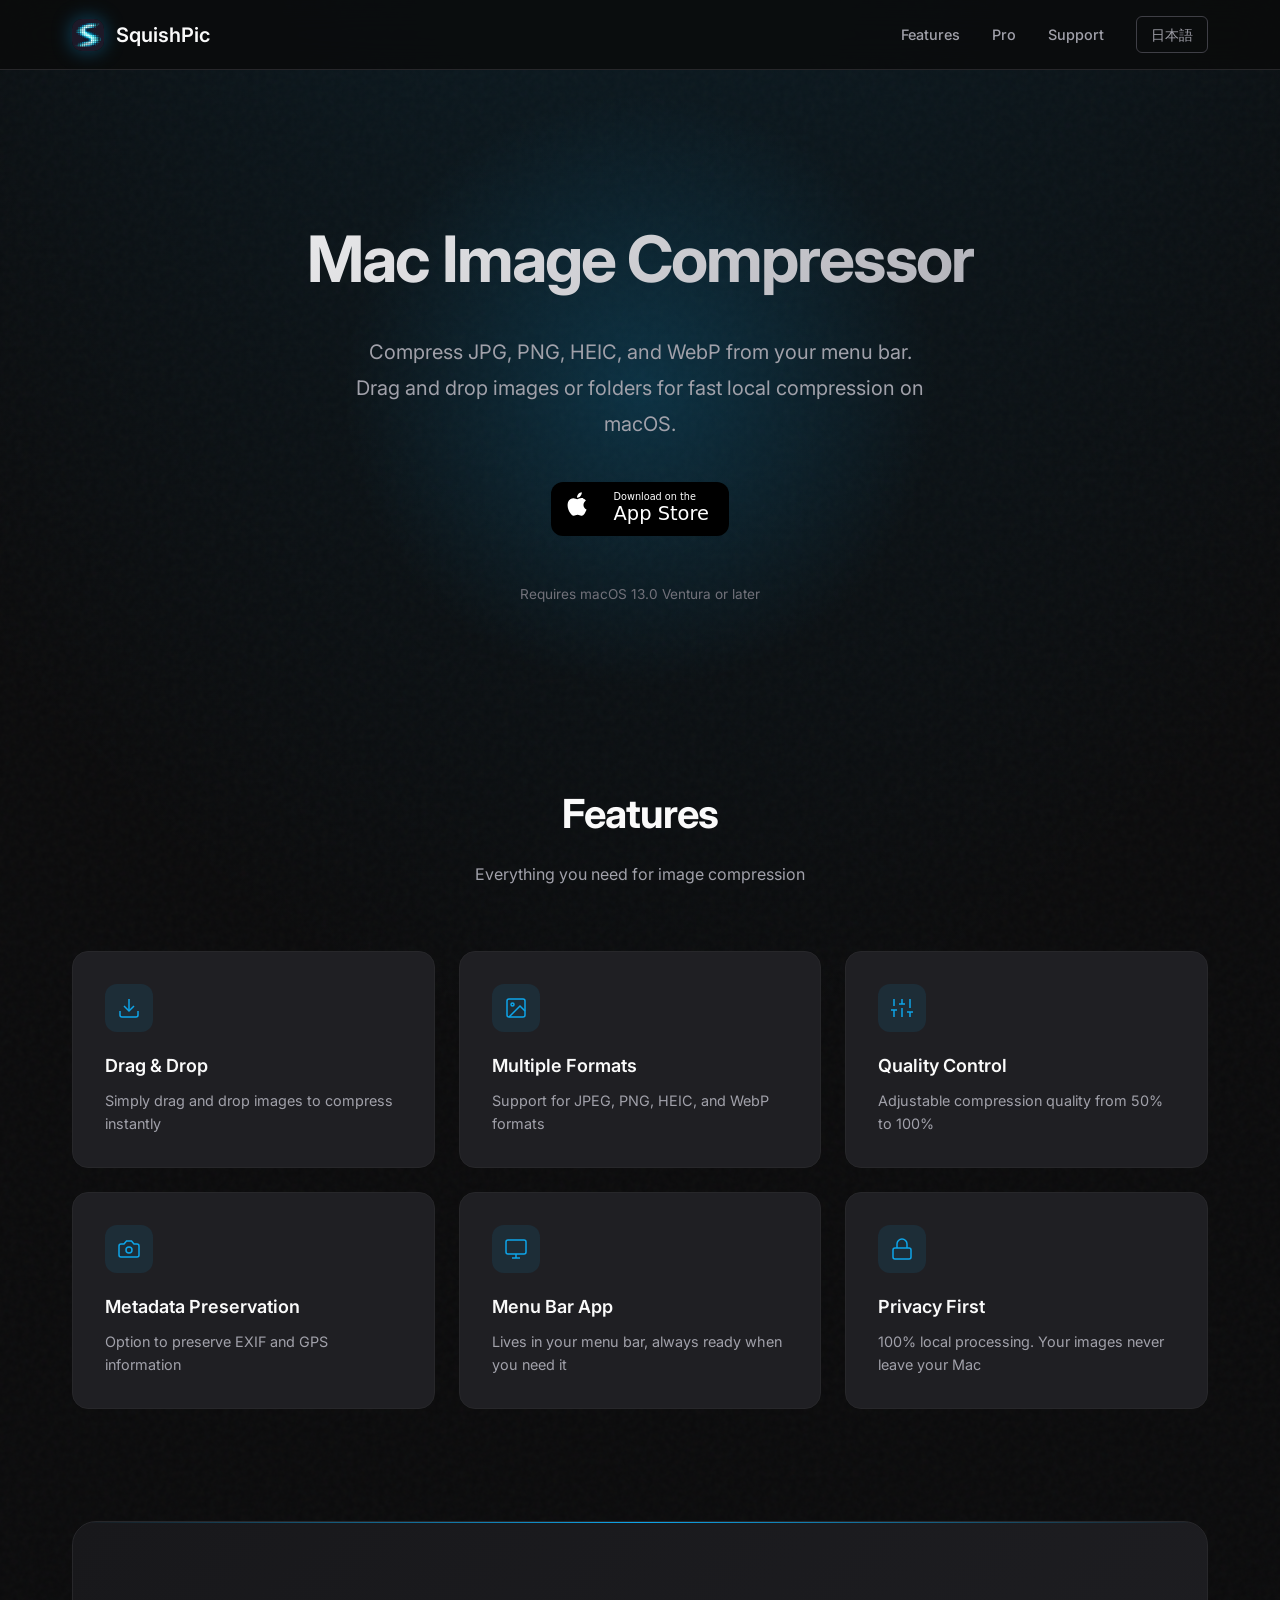
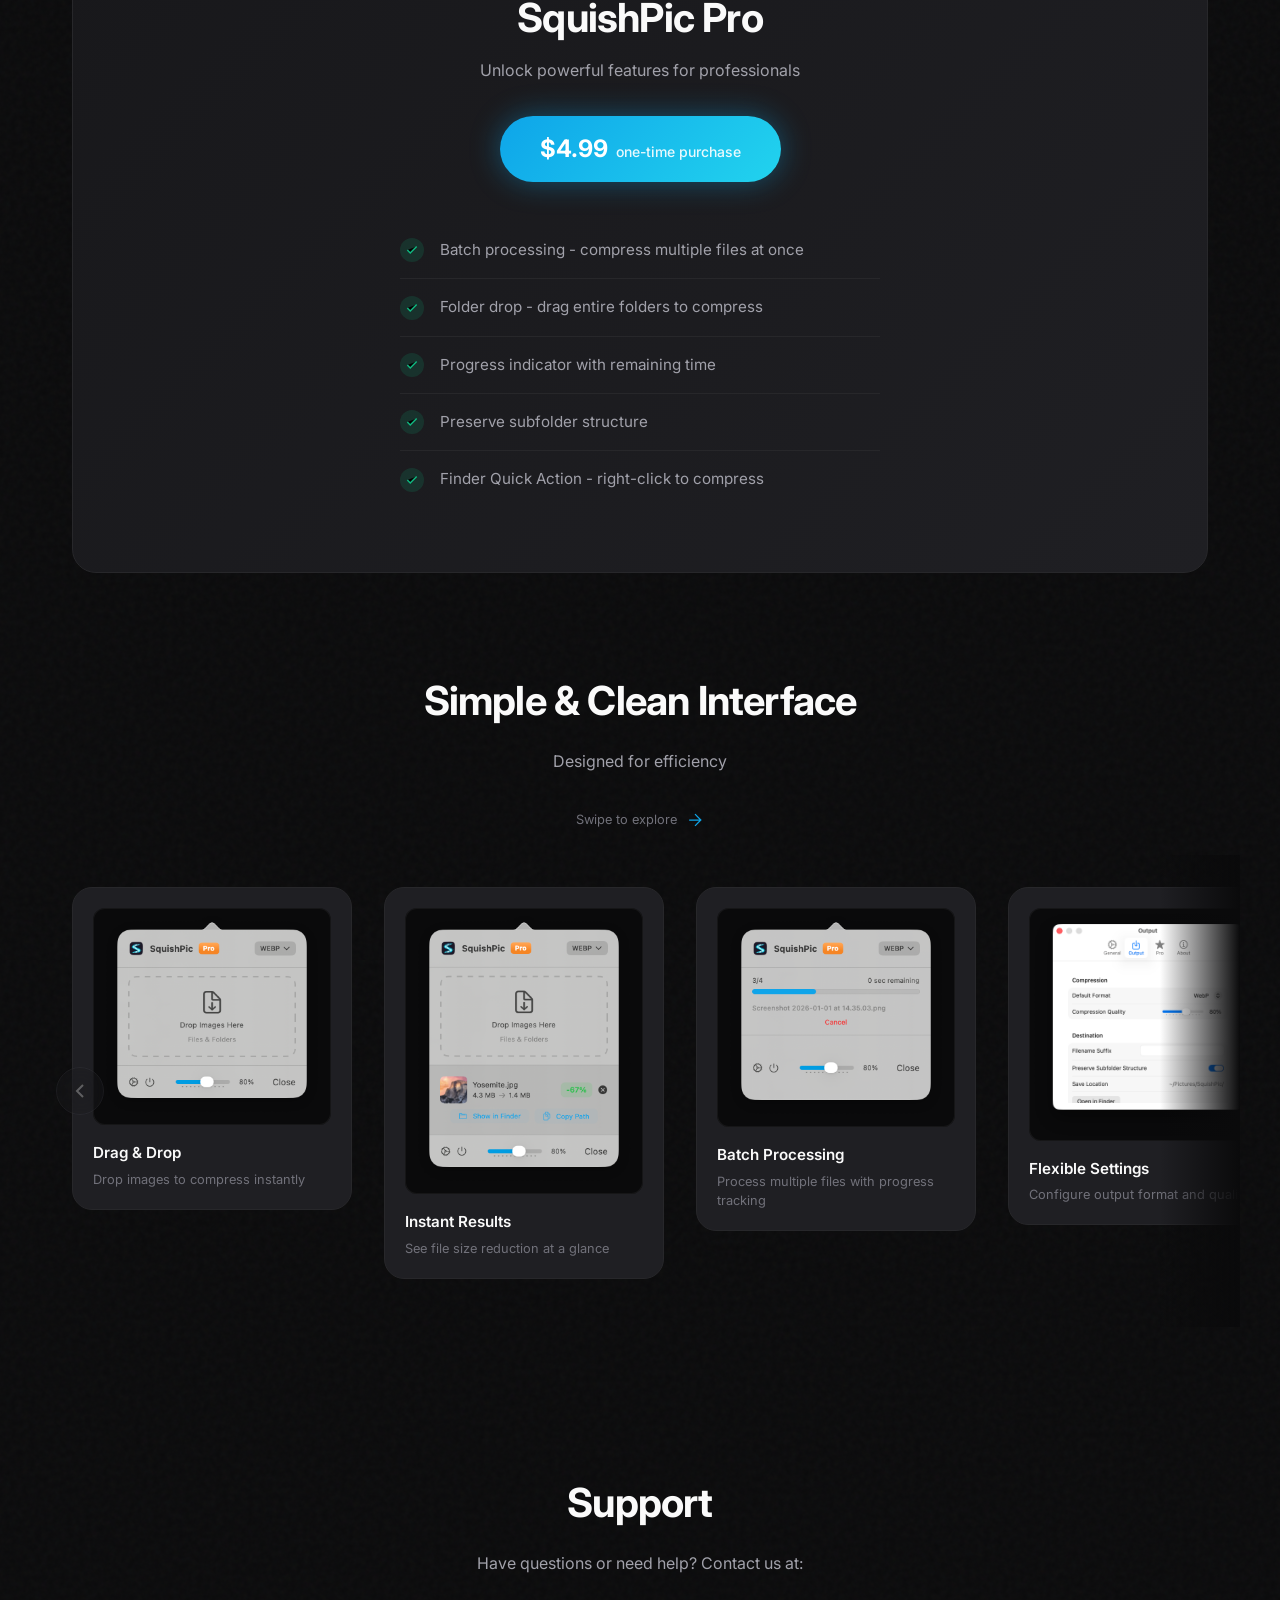
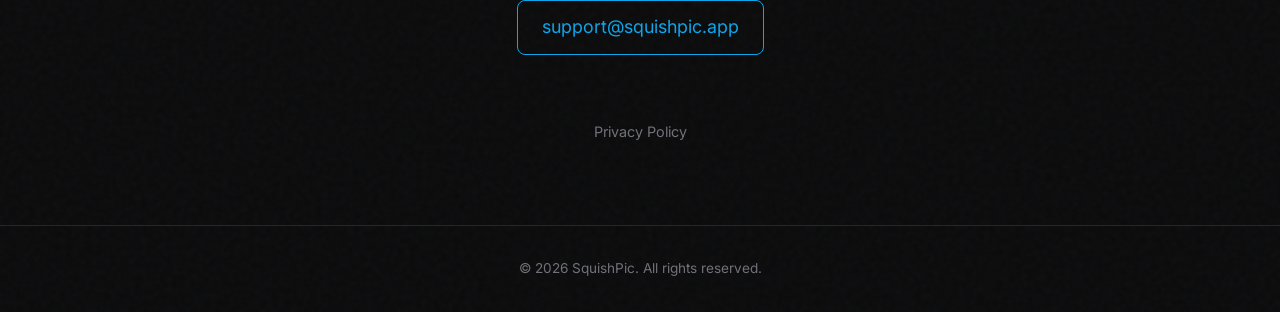
<file: index.html>
<!DOCTYPE html>
<html lang="en">
<head>
    <meta charset="UTF-8">
    <meta name="viewport" content="width=device-width, initial-scale=1.0">
    <title>SquishPic: Mac Image Compressor for JPG, PNG, HEIC &amp; WebP</title>
    <meta name="description" content="SquishPic is a Mac image compressor that shrinks JPG, PNG, HEIC, and WebP from your menu bar. Drag and drop images or folders for fast local compression on macOS.">
    <link rel="stylesheet" href="css/style.css">
    <link rel="icon" href="images/icon.png" type="image/png">
</head>
<body>
    <header>
        <nav>
            <div class="logo">
                <img src="images/icon.png" alt="SquishPic" width="32" height="32">
                <span>SquishPic</span>
            </div>
            <div class="nav-links">
                <a href="#features">Features</a>
                <a href="#pro">Pro</a>
                <a href="#support">Support</a>
                <a href="ja/" class="lang-switch">日本語</a>
            </div>
        </nav>
    </header>

    <main>
        <section class="hero">
            <h1 class="animate-in">Mac Image Compressor</h1>
            <p class="tagline animate-in delay-1">Compress JPG, PNG, HEIC, and WebP from your menu bar.<br>Drag and drop images or folders for fast local compression on macOS.</p>
            <div class="cta animate-in delay-2">
                <a href="https://apps.apple.com/us/app/squishpic/id6757522104" class="app-store-badge">
                    <img src="images/appstore.svg" alt="Download on the App Store">
                </a>
            </div>
            <p class="requirements animate-in delay-3">Requires macOS 13.0 Ventura or later</p>
        </section>

        <section id="features" class="features">
            <h2>Features</h2>
            <p class="features-subtitle">Everything you need for image compression</p>
            <div class="feature-grid">
                <div class="feature-card">
                    <div class="feature-icon">
                        <svg viewBox="0 0 24 24" xmlns="http://www.w3.org/2000/svg">
                            <path d="M21 15v4a2 2 0 0 1-2 2H5a2 2 0 0 1-2-2v-4"/>
                            <polyline points="7 10 12 15 17 10"/>
                            <line x1="12" y1="15" x2="12" y2="3"/>
                        </svg>
                    </div>
                    <h3>Drag & Drop</h3>
                    <p>Simply drag and drop images to compress instantly</p>
                </div>
                <div class="feature-card">
                    <div class="feature-icon">
                        <svg viewBox="0 0 24 24" xmlns="http://www.w3.org/2000/svg">
                            <rect x="3" y="3" width="18" height="18" rx="2" ry="2"/>
                            <circle cx="8.5" cy="8.5" r="1.5"/>
                            <polyline points="21 15 16 10 5 21"/>
                        </svg>
                    </div>
                    <h3>Multiple Formats</h3>
                    <p>Support for JPEG, PNG, HEIC, and WebP formats</p>
                </div>
                <div class="feature-card">
                    <div class="feature-icon">
                        <svg viewBox="0 0 24 24" xmlns="http://www.w3.org/2000/svg">
                            <line x1="4" y1="21" x2="4" y2="14"/>
                            <line x1="4" y1="10" x2="4" y2="3"/>
                            <line x1="12" y1="21" x2="12" y2="12"/>
                            <line x1="12" y1="8" x2="12" y2="3"/>
                            <line x1="20" y1="21" x2="20" y2="16"/>
                            <line x1="20" y1="12" x2="20" y2="3"/>
                            <line x1="1" y1="14" x2="7" y2="14"/>
                            <line x1="9" y1="8" x2="15" y2="8"/>
                            <line x1="17" y1="16" x2="23" y2="16"/>
                        </svg>
                    </div>
                    <h3>Quality Control</h3>
                    <p>Adjustable compression quality from 50% to 100%</p>
                </div>
                <div class="feature-card">
                    <div class="feature-icon">
                        <svg viewBox="0 0 24 24" xmlns="http://www.w3.org/2000/svg">
                            <path d="M14.5 4h-5L7 7H4a2 2 0 0 0-2 2v9a2 2 0 0 0 2 2h16a2 2 0 0 0 2-2V9a2 2 0 0 0-2-2h-3l-2.5-3z"/>
                            <circle cx="12" cy="13" r="3"/>
                        </svg>
                    </div>
                    <h3>Metadata Preservation</h3>
                    <p>Option to preserve EXIF and GPS information</p>
                </div>
                <div class="feature-card">
                    <div class="feature-icon">
                        <svg viewBox="0 0 24 24" xmlns="http://www.w3.org/2000/svg">
                            <rect x="2" y="3" width="20" height="14" rx="2" ry="2"/>
                            <line x1="8" y1="21" x2="16" y2="21"/>
                            <line x1="12" y1="17" x2="12" y2="21"/>
                        </svg>
                    </div>
                    <h3>Menu Bar App</h3>
                    <p>Lives in your menu bar, always ready when you need it</p>
                </div>
                <div class="feature-card">
                    <div class="feature-icon">
                        <svg viewBox="0 0 24 24" xmlns="http://www.w3.org/2000/svg">
                            <rect x="3" y="11" width="18" height="11" rx="2" ry="2"/>
                            <path d="M7 11V7a5 5 0 0 1 10 0v4"/>
                        </svg>
                    </div>
                    <h3>Privacy First</h3>
                    <p>100% local processing. Your images never leave your Mac</p>
                </div>
            </div>
        </section>

        <section id="pro" class="pro">
            <h2>SquishPic Pro</h2>
            <p class="pro-tagline">Unlock powerful features for professionals</p>
            <div class="price-badge">$4.99<span>one-time purchase</span></div>
            <div class="pro-features">
                <div class="pro-feature">
                    <span class="check">
                        <svg viewBox="0 0 24 24" xmlns="http://www.w3.org/2000/svg">
                            <polyline points="20 6 9 17 4 12"/>
                        </svg>
                    </span>
                    <span>Batch processing - compress multiple files at once</span>
                </div>
                <div class="pro-feature">
                    <span class="check">
                        <svg viewBox="0 0 24 24" xmlns="http://www.w3.org/2000/svg">
                            <polyline points="20 6 9 17 4 12"/>
                        </svg>
                    </span>
                    <span>Folder drop - drag entire folders to compress</span>
                </div>
                <div class="pro-feature">
                    <span class="check">
                        <svg viewBox="0 0 24 24" xmlns="http://www.w3.org/2000/svg">
                            <polyline points="20 6 9 17 4 12"/>
                        </svg>
                    </span>
                    <span>Progress indicator with remaining time</span>
                </div>
                <div class="pro-feature">
                    <span class="check">
                        <svg viewBox="0 0 24 24" xmlns="http://www.w3.org/2000/svg">
                            <polyline points="20 6 9 17 4 12"/>
                        </svg>
                    </span>
                    <span>Preserve subfolder structure</span>
                </div>
                <div class="pro-feature">
                    <span class="check">
                        <svg viewBox="0 0 24 24" xmlns="http://www.w3.org/2000/svg">
                            <polyline points="20 6 9 17 4 12"/>
                        </svg>
                    </span>
                    <span>Finder Quick Action - right-click to compress</span>
                </div>
            </div>
        </section>

        <section class="screenshot">
            <h2>Simple & Clean Interface</h2>
            <p class="screenshot-subtitle">Designed for efficiency</p>
            <div class="scroll-hint">
                <span>Swipe to explore</span>
                <svg viewBox="0 0 24 24" xmlns="http://www.w3.org/2000/svg">
                    <path d="M5 12h14M12 5l7 7-7 7"/>
                </svg>
            </div>
            <div class="screenshot-gallery-wrapper">
                <button class="screenshot-nav prev" aria-label="Previous">
                    <svg viewBox="0 0 24 24" xmlns="http://www.w3.org/2000/svg">
                        <path d="M15 18l-6-6 6-6"/>
                    </svg>
                </button>
                <button class="screenshot-nav next" aria-label="Next">
                    <svg viewBox="0 0 24 24" xmlns="http://www.w3.org/2000/svg">
                        <path d="M9 18l6-6-6-6"/>
                    </svg>
                </button>
                <div class="screenshot-gallery">
                    <div class="screenshot-card">
                        <div class="screenshot-card-inner">
                            <div class="screenshot-image-wrapper">
                                <img src="images/screenshots/en-1.png" alt="Drop zone interface">
                            </div>
                            <div class="screenshot-caption">
                                <h3>Drag & Drop</h3>
                                <p>Drop images to compress instantly</p>
                            </div>
                        </div>
                    </div>
                    <div class="screenshot-card">
                        <div class="screenshot-card-inner">
                            <div class="screenshot-image-wrapper">
                                <img src="images/screenshots/en-2.png" alt="Compression results">
                            </div>
                            <div class="screenshot-caption">
                                <h3>Instant Results</h3>
                                <p>See file size reduction at a glance</p>
                            </div>
                        </div>
                    </div>
                    <div class="screenshot-card">
                        <div class="screenshot-card-inner">
                            <div class="screenshot-image-wrapper">
                                <img src="images/screenshots/en-3.png" alt="Batch processing">
                            </div>
                            <div class="screenshot-caption">
                                <h3>Batch Processing</h3>
                                <p>Process multiple files with progress tracking</p>
                            </div>
                        </div>
                    </div>
                    <div class="screenshot-card">
                        <div class="screenshot-card-inner">
                            <div class="screenshot-image-wrapper">
                                <img src="images/screenshots/en-4.png" alt="Settings panel">
                            </div>
                            <div class="screenshot-caption">
                                <h3>Flexible Settings</h3>
                                <p>Configure output format and quality</p>
                            </div>
                        </div>
                    </div>
                    <div class="screenshot-card">
                        <div class="screenshot-card-inner">
                            <div class="screenshot-image-wrapper">
                                <img src="images/screenshots/en-5.png" alt="Finder Quick Action">
                            </div>
                            <div class="screenshot-caption">
                                <h3>Quick Action</h3>
                                <p>Right-click to compress from Finder</p>
                            </div>
                        </div>
                    </div>
                </div>
            </div>
        </section>

        <section id="support" class="support">
            <h2>Support</h2>
            <p>Have questions or need help? Contact us at:</p>
            <a href="mailto:support@squishpic.app" class="email-link">support@squishpic.app</a>
            <div class="support-links">
                <a href="privacy.html">Privacy Policy</a>
            </div>
        </section>
    </main>

    <footer>
        <p>&copy; 2026 SquishPic. All rights reserved.</p>
    </footer>

    <script>
    (function() {
        const gallery = document.querySelector('.screenshot-gallery');
        const wrapper = document.querySelector('.screenshot-gallery-wrapper');
        const cards = document.querySelectorAll('.screenshot-card');
        const prevBtn = document.querySelector('.screenshot-nav.prev');
        const nextBtn = document.querySelector('.screenshot-nav.next');

        if (!gallery || !wrapper) return;

        const cardWidth = 280 + 32;
        let currentIndex = 0;

        function updateScrollState() {
            const scrollLeft = gallery.scrollLeft;
            const maxScroll = gallery.scrollWidth - gallery.clientWidth;

            wrapper.classList.remove('scroll-start', 'scroll-middle', 'scroll-end');

            if (scrollLeft <= 10) {
                wrapper.classList.add('scroll-start');
            } else if (scrollLeft >= maxScroll - 10) {
                wrapper.classList.add('scroll-end');
            } else {
                wrapper.classList.add('scroll-middle');
            }

            currentIndex = Math.round(scrollLeft / cardWidth);
            if (prevBtn) prevBtn.disabled = scrollLeft <= 10;
            if (nextBtn) nextBtn.disabled = scrollLeft >= maxScroll - 10;
        }

        function scrollToCard(index) {
            if (index < 0 || index >= cards.length) return;
            currentIndex = index;
            gallery.scrollTo({ left: index * cardWidth, behavior: 'smooth' });
        }

        gallery.addEventListener('scroll', updateScrollState, { passive: true });

        if (prevBtn) prevBtn.addEventListener('click', () => scrollToCard(currentIndex - 1));
        if (nextBtn) nextBtn.addEventListener('click', () => scrollToCard(currentIndex + 1));

        updateScrollState();
        wrapper.classList.add('scroll-start');
    })();
    </script>
</body>
</html>
</file>
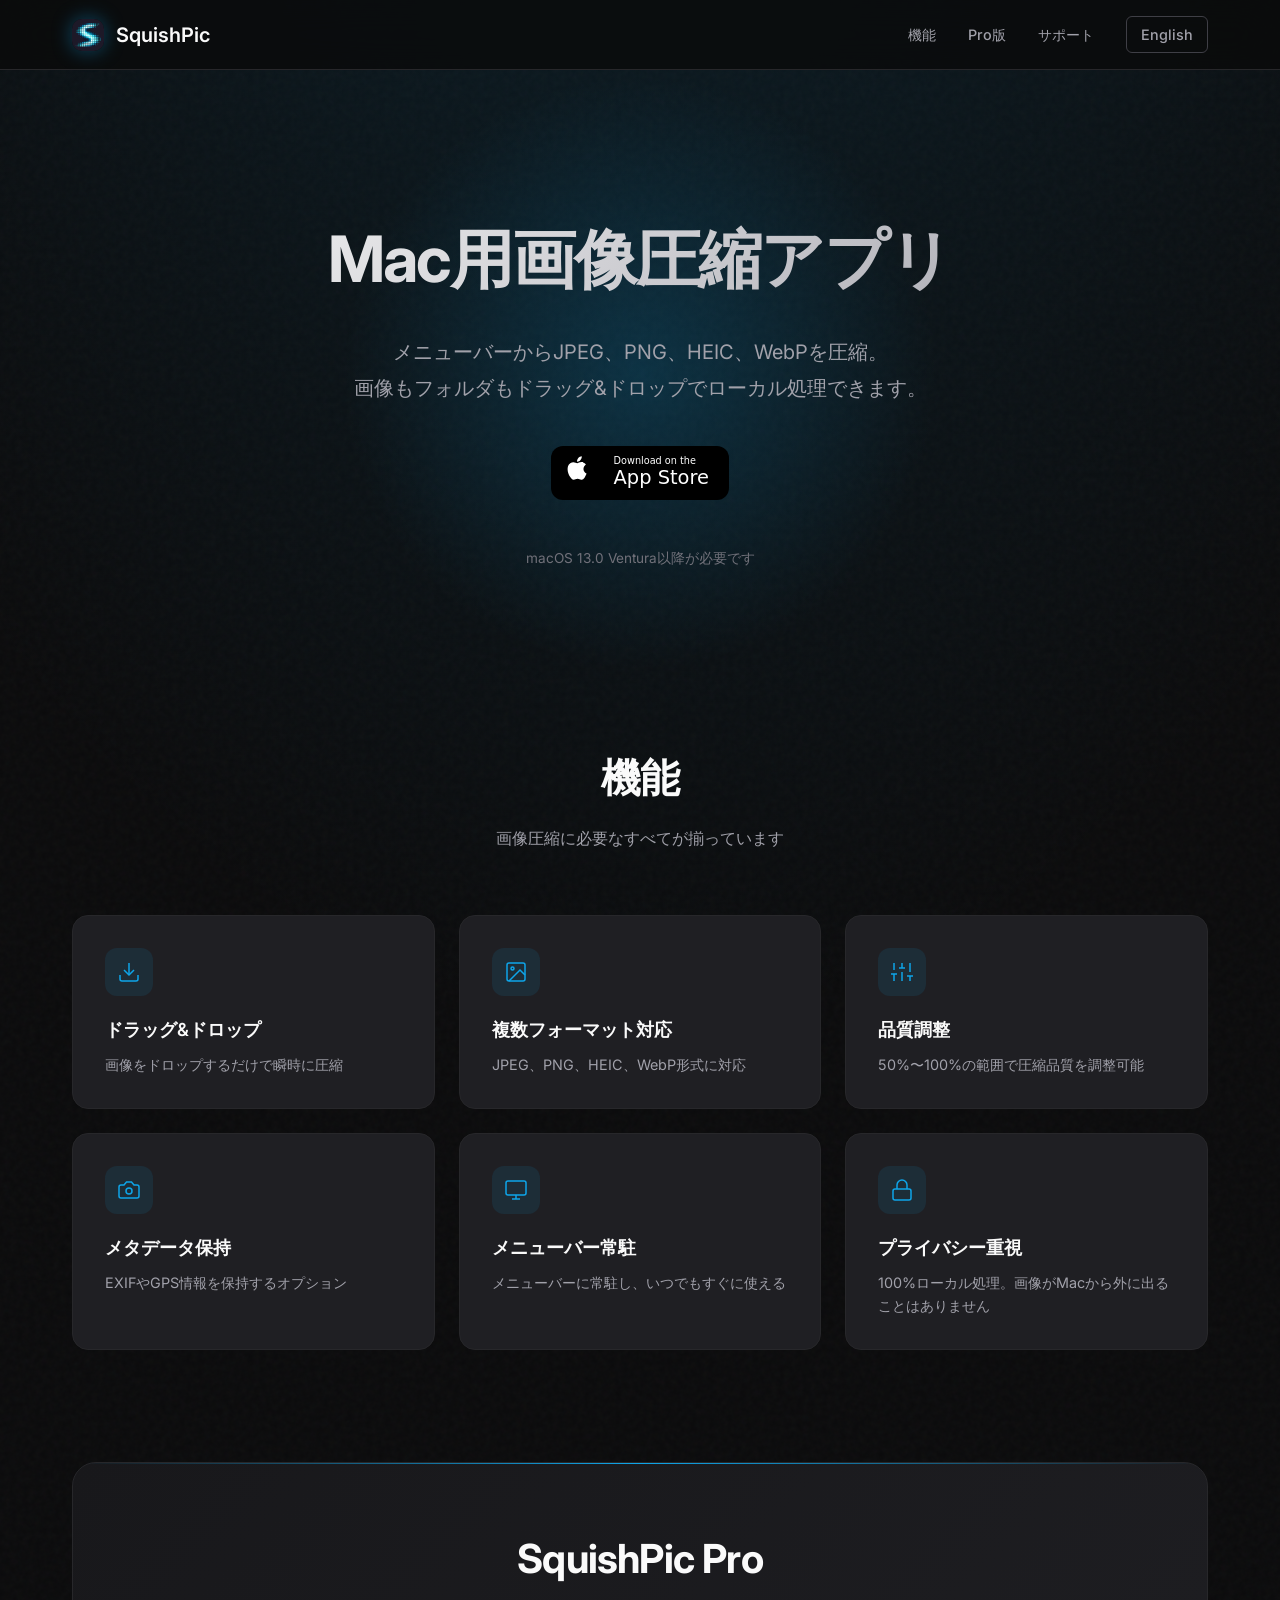
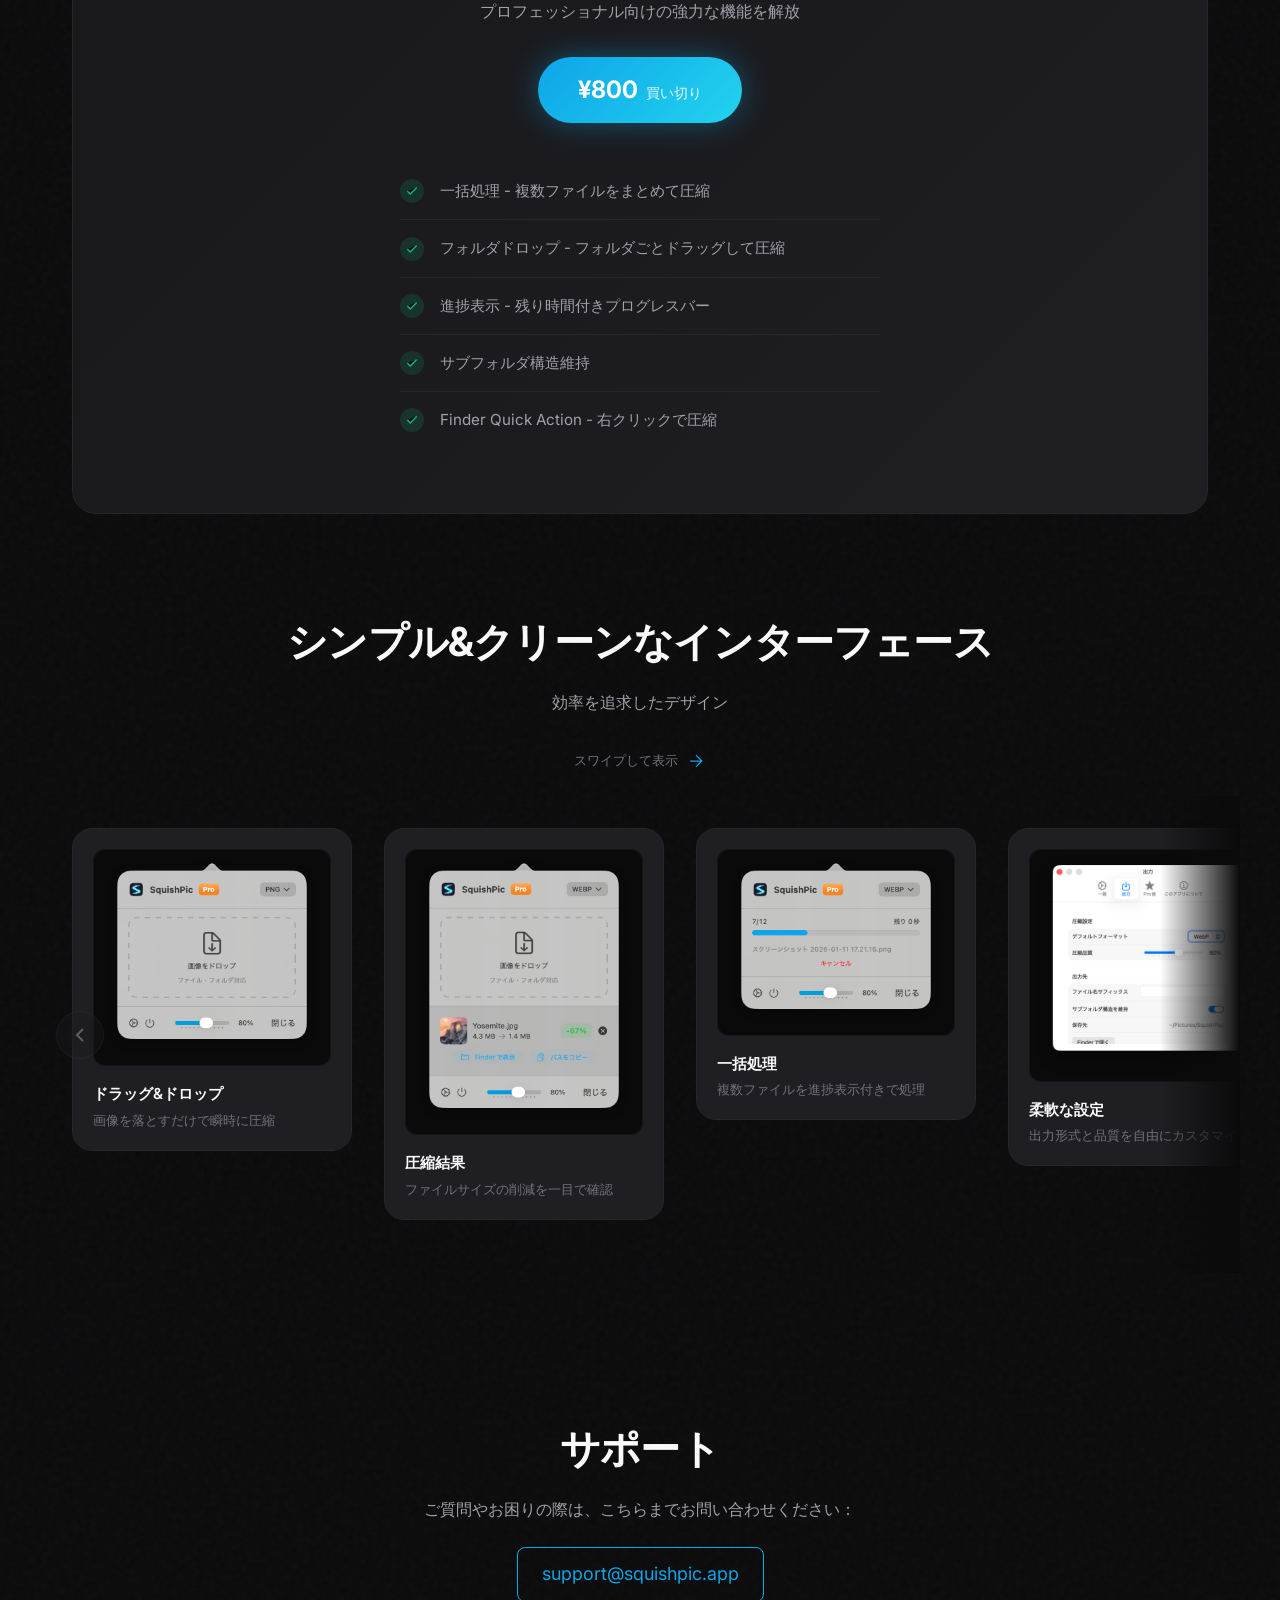
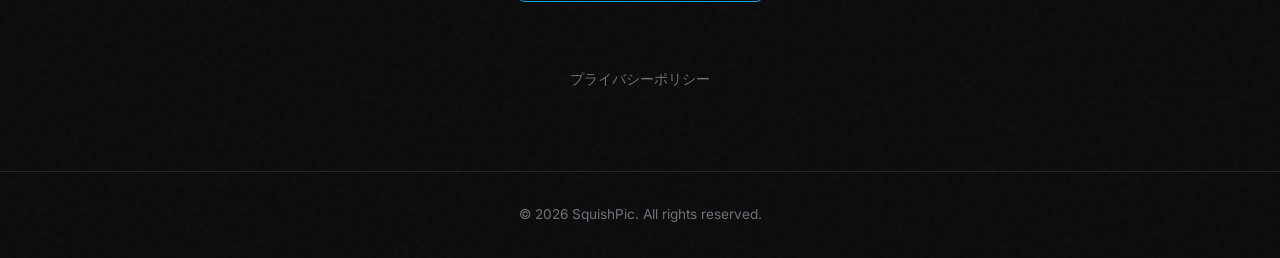
<file: ja/index.html>
<!DOCTYPE html>
<html lang="ja">
<head>
    <meta charset="UTF-8">
    <meta name="viewport" content="width=device-width, initial-scale=1.0">
    <title>SquishPic - Mac用画像圧縮アプリ | JPEG・PNG・HEIC・WebP対応</title>
    <meta name="description" content="SquishPicはMacのメニューバーから使える画像圧縮アプリです。JPEG、PNG、HEIC、WebPをドラッグ&ドロップでローカル圧縮できます。">
    <link rel="stylesheet" href="../css/style.css">
    <link rel="icon" href="../images/icon.png" type="image/png">
</head>
<body>
    <header>
        <nav>
            <div class="logo">
                <img src="../images/icon.png" alt="SquishPic" width="32" height="32">
                <span>SquishPic</span>
            </div>
            <div class="nav-links">
                <a href="#features">機能</a>
                <a href="#pro">Pro版</a>
                <a href="#support">サポート</a>
                <a href="../" class="lang-switch">English</a>
            </div>
        </nav>
    </header>

    <main>
        <section class="hero">
            <h1 class="animate-in">Mac用画像圧縮アプリ</h1>
            <p class="tagline animate-in delay-1">メニューバーからJPEG、PNG、HEIC、WebPを圧縮。<br>画像もフォルダもドラッグ&amp;ドロップでローカル処理できます。</p>
            <div class="cta animate-in delay-2">
                <a href="https://apps.apple.com/us/app/squishpic/id6757522104" class="app-store-badge">
                    <img src="../images/appstore.svg" alt="App Storeからダウンロード">
                </a>
            </div>
            <p class="requirements animate-in delay-3">macOS 13.0 Ventura以降が必要です</p>
        </section>

        <section id="features" class="features">
            <h2>機能</h2>
            <p class="features-subtitle">画像圧縮に必要なすべてが揃っています</p>
            <div class="feature-grid">
                <div class="feature-card">
                    <div class="feature-icon">
                        <svg viewBox="0 0 24 24" xmlns="http://www.w3.org/2000/svg">
                            <path d="M21 15v4a2 2 0 0 1-2 2H5a2 2 0 0 1-2-2v-4"/>
                            <polyline points="7 10 12 15 17 10"/>
                            <line x1="12" y1="15" x2="12" y2="3"/>
                        </svg>
                    </div>
                    <h3>ドラッグ&ドロップ</h3>
                    <p>画像をドロップするだけで瞬時に圧縮</p>
                </div>
                <div class="feature-card">
                    <div class="feature-icon">
                        <svg viewBox="0 0 24 24" xmlns="http://www.w3.org/2000/svg">
                            <rect x="3" y="3" width="18" height="18" rx="2" ry="2"/>
                            <circle cx="8.5" cy="8.5" r="1.5"/>
                            <polyline points="21 15 16 10 5 21"/>
                        </svg>
                    </div>
                    <h3>複数フォーマット対応</h3>
                    <p>JPEG、PNG、HEIC、WebP形式に対応</p>
                </div>
                <div class="feature-card">
                    <div class="feature-icon">
                        <svg viewBox="0 0 24 24" xmlns="http://www.w3.org/2000/svg">
                            <line x1="4" y1="21" x2="4" y2="14"/>
                            <line x1="4" y1="10" x2="4" y2="3"/>
                            <line x1="12" y1="21" x2="12" y2="12"/>
                            <line x1="12" y1="8" x2="12" y2="3"/>
                            <line x1="20" y1="21" x2="20" y2="16"/>
                            <line x1="20" y1="12" x2="20" y2="3"/>
                            <line x1="1" y1="14" x2="7" y2="14"/>
                            <line x1="9" y1="8" x2="15" y2="8"/>
                            <line x1="17" y1="16" x2="23" y2="16"/>
                        </svg>
                    </div>
                    <h3>品質調整</h3>
                    <p>50%〜100%の範囲で圧縮品質を調整可能</p>
                </div>
                <div class="feature-card">
                    <div class="feature-icon">
                        <svg viewBox="0 0 24 24" xmlns="http://www.w3.org/2000/svg">
                            <path d="M14.5 4h-5L7 7H4a2 2 0 0 0-2 2v9a2 2 0 0 0 2 2h16a2 2 0 0 0 2-2V9a2 2 0 0 0-2-2h-3l-2.5-3z"/>
                            <circle cx="12" cy="13" r="3"/>
                        </svg>
                    </div>
                    <h3>メタデータ保持</h3>
                    <p>EXIFやGPS情報を保持するオプション</p>
                </div>
                <div class="feature-card">
                    <div class="feature-icon">
                        <svg viewBox="0 0 24 24" xmlns="http://www.w3.org/2000/svg">
                            <rect x="2" y="3" width="20" height="14" rx="2" ry="2"/>
                            <line x1="8" y1="21" x2="16" y2="21"/>
                            <line x1="12" y1="17" x2="12" y2="21"/>
                        </svg>
                    </div>
                    <h3>メニューバー常駐</h3>
                    <p>メニューバーに常駐し、いつでもすぐに使える</p>
                </div>
                <div class="feature-card">
                    <div class="feature-icon">
                        <svg viewBox="0 0 24 24" xmlns="http://www.w3.org/2000/svg">
                            <rect x="3" y="11" width="18" height="11" rx="2" ry="2"/>
                            <path d="M7 11V7a5 5 0 0 1 10 0v4"/>
                        </svg>
                    </div>
                    <h3>プライバシー重視</h3>
                    <p>100%ローカル処理。画像がMacから外に出ることはありません</p>
                </div>
            </div>
        </section>

        <section id="pro" class="pro">
            <h2>SquishPic Pro</h2>
            <p class="pro-tagline">プロフェッショナル向けの強力な機能を解放</p>
            <div class="price-badge">¥800<span>買い切り</span></div>
            <div class="pro-features">
                <div class="pro-feature">
                    <span class="check">
                        <svg viewBox="0 0 24 24" xmlns="http://www.w3.org/2000/svg">
                            <polyline points="20 6 9 17 4 12"/>
                        </svg>
                    </span>
                    <span>一括処理 - 複数ファイルをまとめて圧縮</span>
                </div>
                <div class="pro-feature">
                    <span class="check">
                        <svg viewBox="0 0 24 24" xmlns="http://www.w3.org/2000/svg">
                            <polyline points="20 6 9 17 4 12"/>
                        </svg>
                    </span>
                    <span>フォルダドロップ - フォルダごとドラッグして圧縮</span>
                </div>
                <div class="pro-feature">
                    <span class="check">
                        <svg viewBox="0 0 24 24" xmlns="http://www.w3.org/2000/svg">
                            <polyline points="20 6 9 17 4 12"/>
                        </svg>
                    </span>
                    <span>進捗表示 - 残り時間付きプログレスバー</span>
                </div>
                <div class="pro-feature">
                    <span class="check">
                        <svg viewBox="0 0 24 24" xmlns="http://www.w3.org/2000/svg">
                            <polyline points="20 6 9 17 4 12"/>
                        </svg>
                    </span>
                    <span>サブフォルダ構造維持</span>
                </div>
                <div class="pro-feature">
                    <span class="check">
                        <svg viewBox="0 0 24 24" xmlns="http://www.w3.org/2000/svg">
                            <polyline points="20 6 9 17 4 12"/>
                        </svg>
                    </span>
                    <span>Finder Quick Action - 右クリックで圧縮</span>
                </div>
            </div>
        </section>

        <section class="screenshot">
            <h2>シンプル&クリーンなインターフェース</h2>
            <p class="screenshot-subtitle">効率を追求したデザイン</p>
            <div class="scroll-hint">
                <span>スワイプして表示</span>
                <svg viewBox="0 0 24 24" xmlns="http://www.w3.org/2000/svg">
                    <path d="M5 12h14M12 5l7 7-7 7"/>
                </svg>
            </div>
            <div class="screenshot-gallery-wrapper">
                <button class="screenshot-nav prev" aria-label="前へ">
                    <svg viewBox="0 0 24 24" xmlns="http://www.w3.org/2000/svg">
                        <path d="M15 18l-6-6 6-6"/>
                    </svg>
                </button>
                <button class="screenshot-nav next" aria-label="次へ">
                    <svg viewBox="0 0 24 24" xmlns="http://www.w3.org/2000/svg">
                        <path d="M9 18l6-6-6-6"/>
                    </svg>
                </button>
                <div class="screenshot-gallery">
                    <div class="screenshot-card">
                        <div class="screenshot-card-inner">
                            <div class="screenshot-image-wrapper">
                                <img src="../images/screenshots/1.png" alt="ドロップゾーン">
                            </div>
                            <div class="screenshot-caption">
                                <h3>ドラッグ&ドロップ</h3>
                                <p>画像を落とすだけで瞬時に圧縮</p>
                            </div>
                        </div>
                    </div>
                    <div class="screenshot-card">
                        <div class="screenshot-card-inner">
                            <div class="screenshot-image-wrapper">
                                <img src="../images/screenshots/2.png" alt="圧縮結果">
                            </div>
                            <div class="screenshot-caption">
                                <h3>圧縮結果</h3>
                                <p>ファイルサイズの削減を一目で確認</p>
                            </div>
                        </div>
                    </div>
                    <div class="screenshot-card">
                        <div class="screenshot-card-inner">
                            <div class="screenshot-image-wrapper">
                                <img src="../images/screenshots/3.png" alt="一括処理">
                            </div>
                            <div class="screenshot-caption">
                                <h3>一括処理</h3>
                                <p>複数ファイルを進捗表示付きで処理</p>
                            </div>
                        </div>
                    </div>
                    <div class="screenshot-card">
                        <div class="screenshot-card-inner">
                            <div class="screenshot-image-wrapper">
                                <img src="../images/screenshots/4.png" alt="設定画面">
                            </div>
                            <div class="screenshot-caption">
                                <h3>柔軟な設定</h3>
                                <p>出力形式と品質を自由にカスタマイズ</p>
                            </div>
                        </div>
                    </div>
                    <div class="screenshot-card">
                        <div class="screenshot-card-inner">
                            <div class="screenshot-image-wrapper">
                                <img src="../images/screenshots/5.png" alt="Finder Quick Action">
                            </div>
                            <div class="screenshot-caption">
                                <h3>Quick Action</h3>
                                <p>Finderから右クリックで圧縮</p>
                            </div>
                        </div>
                    </div>
                </div>
            </div>
        </section>

        <section id="support" class="support">
            <h2>サポート</h2>
            <p>ご質問やお困りの際は、こちらまでお問い合わせください：</p>
            <a href="mailto:support@squishpic.app" class="email-link">support@squishpic.app</a>
            <div class="support-links">
                <a href="privacy.html">プライバシーポリシー</a>
            </div>
        </section>
    </main>

    <footer>
        <p>&copy; 2026 SquishPic. All rights reserved.</p>
    </footer>

    <script>
    (function() {
        const gallery = document.querySelector('.screenshot-gallery');
        const wrapper = document.querySelector('.screenshot-gallery-wrapper');
        const cards = document.querySelectorAll('.screenshot-card');
        const prevBtn = document.querySelector('.screenshot-nav.prev');
        const nextBtn = document.querySelector('.screenshot-nav.next');

        if (!gallery || !wrapper) return;

        const cardWidth = 280 + 32;
        let currentIndex = 0;

        function updateScrollState() {
            const scrollLeft = gallery.scrollLeft;
            const maxScroll = gallery.scrollWidth - gallery.clientWidth;

            wrapper.classList.remove('scroll-start', 'scroll-middle', 'scroll-end');

            if (scrollLeft <= 10) {
                wrapper.classList.add('scroll-start');
            } else if (scrollLeft >= maxScroll - 10) {
                wrapper.classList.add('scroll-end');
            } else {
                wrapper.classList.add('scroll-middle');
            }

            currentIndex = Math.round(scrollLeft / cardWidth);
            if (prevBtn) prevBtn.disabled = scrollLeft <= 10;
            if (nextBtn) nextBtn.disabled = scrollLeft >= maxScroll - 10;
        }

        function scrollToCard(index) {
            if (index < 0 || index >= cards.length) return;
            currentIndex = index;
            gallery.scrollTo({ left: index * cardWidth, behavior: 'smooth' });
        }

        gallery.addEventListener('scroll', updateScrollState, { passive: true });

        if (prevBtn) prevBtn.addEventListener('click', () => scrollToCard(currentIndex - 1));
        if (nextBtn) nextBtn.addEventListener('click', () => scrollToCard(currentIndex + 1));

        updateScrollState();
        wrapper.classList.add('scroll-start');
    })();
    </script>
</body>
</html>
</file>
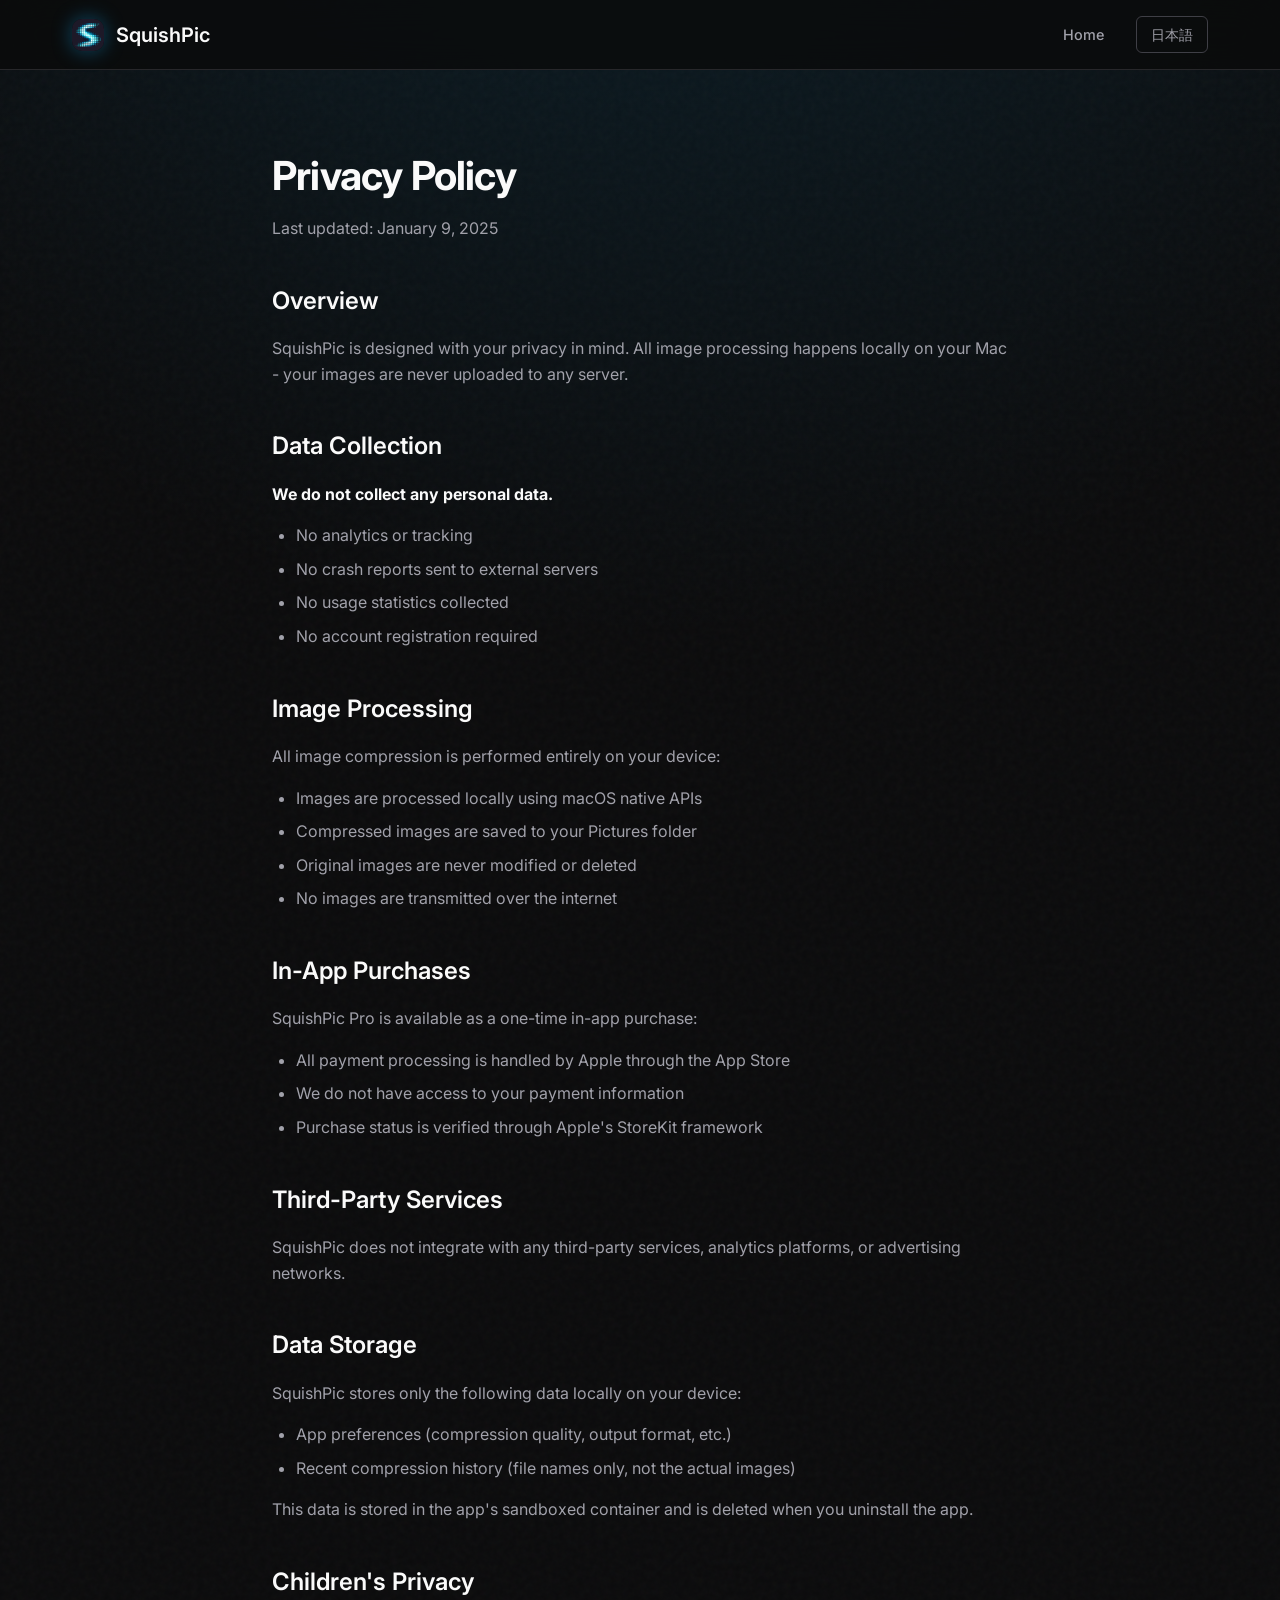
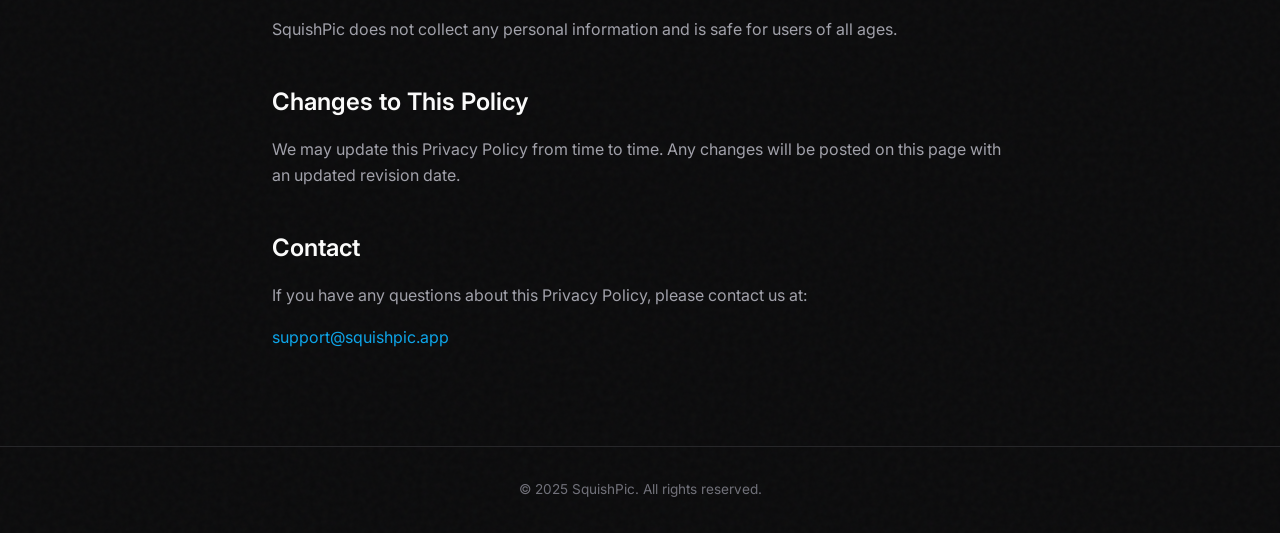
<file: privacy.html>
<!DOCTYPE html>
<html lang="en">
<head>
    <meta charset="UTF-8">
    <meta name="viewport" content="width=device-width, initial-scale=1.0">
    <title>Privacy Policy - SquishPic</title>
    <meta name="description" content="SquishPic Privacy Policy - Learn how we protect your privacy.">
    <link rel="stylesheet" href="css/style.css">
    <link rel="icon" href="images/icon.png" type="image/png">
</head>
<body>
    <header>
        <nav>
            <div class="logo">
                <a href="index.html">
                    <img src="images/icon.png" alt="SquishPic" width="32" height="32">
                    <span>SquishPic</span>
                </a>
            </div>
            <div class="nav-links">
                <a href="index.html">Home</a>
                <a href="ja/privacy.html" class="lang-switch">日本語</a>
            </div>
        </nav>
    </header>

    <main>
        <article class="privacy-policy">
            <h1>Privacy Policy</h1>
            <p class="last-updated">Last updated: January 9, 2025</p>

            <section>
                <h2>Overview</h2>
                <p>SquishPic is designed with your privacy in mind. All image processing happens locally on your Mac - your images are never uploaded to any server.</p>
            </section>

            <section>
                <h2>Data Collection</h2>
                <p><strong>We do not collect any personal data.</strong></p>
                <ul>
                    <li>No analytics or tracking</li>
                    <li>No crash reports sent to external servers</li>
                    <li>No usage statistics collected</li>
                    <li>No account registration required</li>
                </ul>
            </section>

            <section>
                <h2>Image Processing</h2>
                <p>All image compression is performed entirely on your device:</p>
                <ul>
                    <li>Images are processed locally using macOS native APIs</li>
                    <li>Compressed images are saved to your Pictures folder</li>
                    <li>Original images are never modified or deleted</li>
                    <li>No images are transmitted over the internet</li>
                </ul>
            </section>

            <section>
                <h2>In-App Purchases</h2>
                <p>SquishPic Pro is available as a one-time in-app purchase:</p>
                <ul>
                    <li>All payment processing is handled by Apple through the App Store</li>
                    <li>We do not have access to your payment information</li>
                    <li>Purchase status is verified through Apple's StoreKit framework</li>
                </ul>
            </section>

            <section>
                <h2>Third-Party Services</h2>
                <p>SquishPic does not integrate with any third-party services, analytics platforms, or advertising networks.</p>
            </section>

            <section>
                <h2>Data Storage</h2>
                <p>SquishPic stores only the following data locally on your device:</p>
                <ul>
                    <li>App preferences (compression quality, output format, etc.)</li>
                    <li>Recent compression history (file names only, not the actual images)</li>
                </ul>
                <p>This data is stored in the app's sandboxed container and is deleted when you uninstall the app.</p>
            </section>

            <section>
                <h2>Children's Privacy</h2>
                <p>SquishPic does not collect any personal information and is safe for users of all ages.</p>
            </section>

            <section>
                <h2>Changes to This Policy</h2>
                <p>We may update this Privacy Policy from time to time. Any changes will be posted on this page with an updated revision date.</p>
            </section>

            <section>
                <h2>Contact</h2>
                <p>If you have any questions about this Privacy Policy, please contact us at:</p>
                <p><a href="mailto:support@squishpic.app">support@squishpic.app</a></p>
            </section>
        </article>
    </main>

    <footer>
        <p>&copy; 2025 SquishPic. All rights reserved.</p>
    </footer>
</body>
</html>
</file>
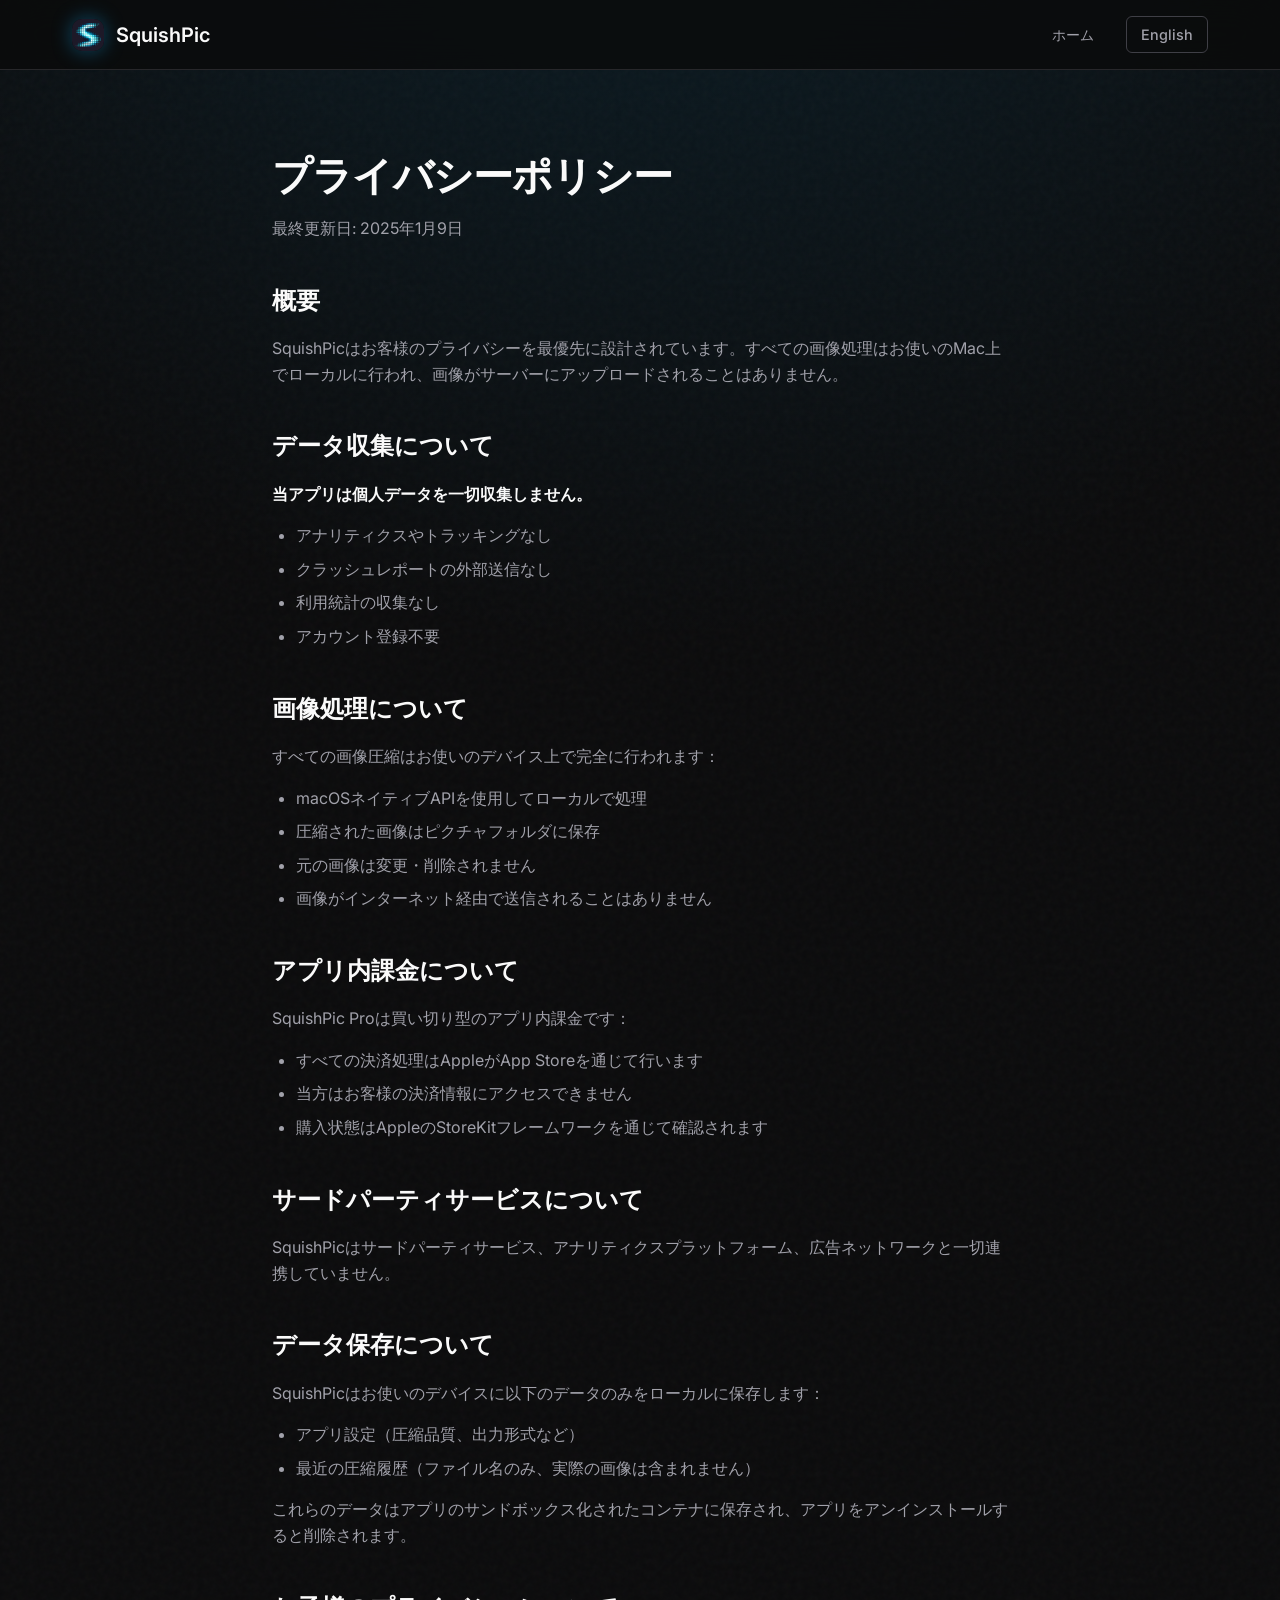
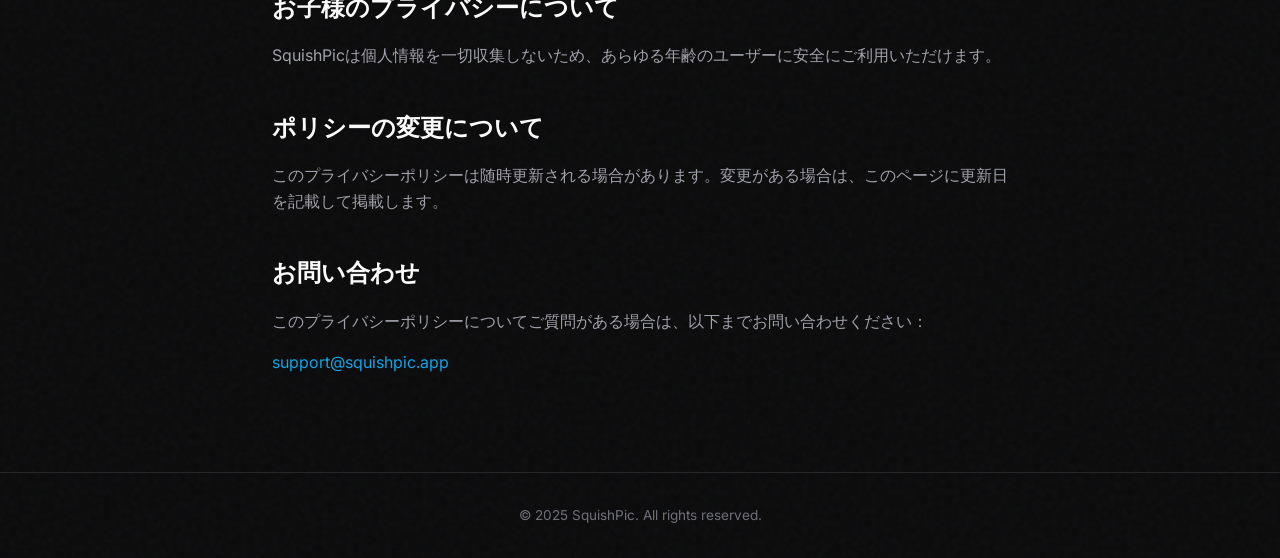
<file: ja/privacy.html>
<!DOCTYPE html>
<html lang="ja">
<head>
    <meta charset="UTF-8">
    <meta name="viewport" content="width=device-width, initial-scale=1.0">
    <title>プライバシーポリシー - SquishPic</title>
    <meta name="description" content="SquishPicのプライバシーポリシー - お客様のプライバシーをどのように保護しているかをご説明します。">
    <link rel="stylesheet" href="../css/style.css">
    <link rel="icon" href="../images/icon.png" type="image/png">
</head>
<body>
    <header>
        <nav>
            <div class="logo">
                <a href="index.html">
                    <img src="../images/icon.png" alt="SquishPic" width="32" height="32">
                    <span>SquishPic</span>
                </a>
            </div>
            <div class="nav-links">
                <a href="index.html">ホーム</a>
                <a href="../privacy.html" class="lang-switch">English</a>
            </div>
        </nav>
    </header>

    <main>
        <article class="privacy-policy">
            <h1>プライバシーポリシー</h1>
            <p class="last-updated">最終更新日: 2025年1月9日</p>

            <section>
                <h2>概要</h2>
                <p>SquishPicはお客様のプライバシーを最優先に設計されています。すべての画像処理はお使いのMac上でローカルに行われ、画像がサーバーにアップロードされることはありません。</p>
            </section>

            <section>
                <h2>データ収集について</h2>
                <p><strong>当アプリは個人データを一切収集しません。</strong></p>
                <ul>
                    <li>アナリティクスやトラッキングなし</li>
                    <li>クラッシュレポートの外部送信なし</li>
                    <li>利用統計の収集なし</li>
                    <li>アカウント登録不要</li>
                </ul>
            </section>

            <section>
                <h2>画像処理について</h2>
                <p>すべての画像圧縮はお使いのデバイス上で完全に行われます：</p>
                <ul>
                    <li>macOSネイティブAPIを使用してローカルで処理</li>
                    <li>圧縮された画像はピクチャフォルダに保存</li>
                    <li>元の画像は変更・削除されません</li>
                    <li>画像がインターネット経由で送信されることはありません</li>
                </ul>
            </section>

            <section>
                <h2>アプリ内課金について</h2>
                <p>SquishPic Proは買い切り型のアプリ内課金です：</p>
                <ul>
                    <li>すべての決済処理はAppleがApp Storeを通じて行います</li>
                    <li>当方はお客様の決済情報にアクセスできません</li>
                    <li>購入状態はAppleのStoreKitフレームワークを通じて確認されます</li>
                </ul>
            </section>

            <section>
                <h2>サードパーティサービスについて</h2>
                <p>SquishPicはサードパーティサービス、アナリティクスプラットフォーム、広告ネットワークと一切連携していません。</p>
            </section>

            <section>
                <h2>データ保存について</h2>
                <p>SquishPicはお使いのデバイスに以下のデータのみをローカルに保存します：</p>
                <ul>
                    <li>アプリ設定（圧縮品質、出力形式など）</li>
                    <li>最近の圧縮履歴（ファイル名のみ、実際の画像は含まれません）</li>
                </ul>
                <p>これらのデータはアプリのサンドボックス化されたコンテナに保存され、アプリをアンインストールすると削除されます。</p>
            </section>

            <section>
                <h2>お子様のプライバシーについて</h2>
                <p>SquishPicは個人情報を一切収集しないため、あらゆる年齢のユーザーに安全にご利用いただけます。</p>
            </section>

            <section>
                <h2>ポリシーの変更について</h2>
                <p>このプライバシーポリシーは随時更新される場合があります。変更がある場合は、このページに更新日を記載して掲載します。</p>
            </section>

            <section>
                <h2>お問い合わせ</h2>
                <p>このプライバシーポリシーについてご質問がある場合は、以下までお問い合わせください：</p>
                <p><a href="mailto:support@squishpic.app">support@squishpic.app</a></p>
            </section>
        </article>
    </main>

    <footer>
        <p>&copy; 2025 SquishPic. All rights reserved.</p>
    </footer>
</body>
</html>
</file>
<file: css/style.css>
/* SquishPic Website - Minimal Technical Design */

@import url('https://fonts.googleapis.com/css2?family=Inter:wght@400;500;600;700&display=swap');

:root {
    /* Colors - Dark theme with cyan accent */
    --primary: #0ea5e9;
    --primary-glow: rgba(14, 165, 233, 0.4);
    --accent: #22d3ee;
    --success: #10b981;

    --bg-dark: #0a0a0b;
    --bg-surface: #18181b;
    --bg-card: #1f1f23;
    --bg-hover: #27272a;

    --text: #fafafa;
    --text-muted: #a1a1aa;
    --text-dim: #71717a;

    --border: #27272a;
    --border-light: #3f3f46;

    --max-width: 1200px;
}

* {
    margin: 0;
    padding: 0;
    box-sizing: border-box;
}

html {
    scroll-behavior: smooth;
}

body {
    font-family: 'Inter', -apple-system, BlinkMacSystemFont, sans-serif;
    line-height: 1.6;
    color: var(--text);
    background-color: var(--bg-dark);
    background-image:
        radial-gradient(ellipse 80% 50% at 50% -20%, rgba(14, 165, 233, 0.15), transparent),
        url("data:image/svg+xml,%3Csvg viewBox='0 0 256 256' xmlns='http://www.w3.org/2000/svg'%3E%3Cfilter id='noise'%3E%3CfeTurbulence type='fractalNoise' baseFrequency='0.8' numOctaves='4' stitchTiles='stitch'/%3E%3C/filter%3E%3Crect width='100%25' height='100%25' filter='url(%23noise)' opacity='0.03'/%3E%3C/svg%3E");
    min-height: 100vh;
}

/* Animations */
@keyframes fadeInUp {
    from {
        opacity: 0;
        transform: translateY(20px);
    }
    to {
        opacity: 1;
        transform: translateY(0);
    }
}

@keyframes shimmer {
    0% { background-position: -200% 0; }
    100% { background-position: 200% 0; }
}

@keyframes glow {
    0%, 100% { box-shadow: 0 0 20px var(--primary-glow); }
    50% { box-shadow: 0 0 40px var(--primary-glow); }
}

.animate-in {
    animation: fadeInUp 0.6s ease-out forwards;
    opacity: 0;
}

.delay-1 { animation-delay: 0.1s; }
.delay-2 { animation-delay: 0.2s; }
.delay-3 { animation-delay: 0.3s; }
.delay-4 { animation-delay: 0.4s; }
.delay-5 { animation-delay: 0.5s; }

/* Header & Navigation */
header {
    position: fixed;
    top: 0;
    left: 0;
    right: 0;
    background: rgba(10, 10, 11, 0.8);
    border-bottom: 1px solid var(--border);
    z-index: 100;
    backdrop-filter: blur(20px);
    -webkit-backdrop-filter: blur(20px);
}

nav {
    max-width: var(--max-width);
    margin: 0 auto;
    padding: 1rem 2rem;
    display: flex;
    justify-content: space-between;
    align-items: center;
}

.logo {
    display: flex;
    align-items: center;
    gap: 0.75rem;
    font-weight: 600;
    font-size: 1.25rem;
    color: var(--text);
}

.logo a {
    display: flex;
    align-items: center;
    gap: 0.75rem;
    text-decoration: none;
    color: var(--text);
}

.logo img {
    border-radius: 10px;
    box-shadow: 0 0 20px var(--primary-glow);
}

.nav-links {
    display: flex;
    gap: 2rem;
    align-items: center;
}

.nav-links a {
    color: var(--text-muted);
    text-decoration: none;
    font-size: 0.9rem;
    font-weight: 500;
    transition: color 0.2s ease;
    position: relative;
}

.nav-links a:hover {
    color: var(--text);
}

.nav-links a::after {
    content: '';
    position: absolute;
    bottom: -4px;
    left: 0;
    width: 0;
    height: 2px;
    background: var(--primary);
    transition: width 0.2s ease;
}

.nav-links a:hover::after {
    width: 100%;
}

.lang-switch {
    padding: 0.375rem 0.875rem;
    border: 1px solid var(--border-light);
    border-radius: 6px;
    font-size: 0.8rem;
    background: transparent;
    transition: all 0.2s ease;
}

.lang-switch:hover {
    border-color: var(--primary);
    color: var(--primary);
}

.lang-switch::after {
    display: none;
}

/* Main Content */
main {
    padding-top: 80px;
}

section {
    padding: 5rem 2rem;
    max-width: var(--max-width);
    margin: 0 auto;
}

/* Hero Section */
.hero {
    text-align: center;
    padding: 8rem 2rem 6rem;
    position: relative;
}

.hero::before {
    content: '';
    position: absolute;
    top: 50%;
    left: 50%;
    transform: translate(-50%, -50%);
    width: 600px;
    height: 600px;
    background: radial-gradient(circle, var(--primary-glow), transparent 70%);
    pointer-events: none;
    opacity: 0.5;
}

.hero h1 {
    font-size: 4rem;
    font-weight: 700;
    margin-bottom: 1.5rem;
    letter-spacing: -0.03em;
    background: linear-gradient(135deg, var(--text) 0%, var(--text-muted) 100%);
    -webkit-background-clip: text;
    -webkit-text-fill-color: transparent;
    background-clip: text;
    position: relative;
}

.tagline {
    font-size: 1.25rem;
    color: var(--text-muted);
    margin-bottom: 2.5rem;
    max-width: 600px;
    margin-left: auto;
    margin-right: auto;
    line-height: 1.8;
}

.cta {
    margin: 2.5rem 0;
}

.app-store-badge {
    display: inline-block;
    transition: transform 0.2s ease, box-shadow 0.2s ease;
}

.app-store-badge:hover {
    transform: translateY(-2px);
}

.app-store-badge img {
    height: 54px;
    border-radius: 12px;
}

.requirements {
    font-size: 0.85rem;
    color: var(--text-dim);
}

/* Features Section */
.features h2 {
    text-align: center;
    font-size: 2.5rem;
    font-weight: 700;
    margin-bottom: 1rem;
    letter-spacing: -0.02em;
}

.features-subtitle {
    text-align: center;
    color: var(--text-muted);
    margin-bottom: 4rem;
}

.feature-grid {
    display: grid;
    grid-template-columns: repeat(3, 1fr);
    gap: 1.5rem;
}

.feature-card {
    background: var(--bg-card);
    padding: 2rem;
    border-radius: 16px;
    border: 1px solid var(--border);
    transition: all 0.3s ease;
    position: relative;
    overflow: hidden;
}

.feature-card::before {
    content: '';
    position: absolute;
    top: 0;
    left: 0;
    right: 0;
    height: 1px;
    background: linear-gradient(90deg, transparent, var(--primary), transparent);
    opacity: 0;
    transition: opacity 0.3s ease;
}

.feature-card:hover {
    border-color: var(--border-light);
    transform: translateY(-4px);
    box-shadow: 0 20px 40px rgba(0, 0, 0, 0.3);
}

.feature-card:hover::before {
    opacity: 1;
}

.feature-icon {
    width: 48px;
    height: 48px;
    margin-bottom: 1.25rem;
    color: var(--primary);
    display: flex;
    align-items: center;
    justify-content: center;
    background: rgba(14, 165, 233, 0.1);
    border-radius: 12px;
    padding: 12px;
}

.feature-icon svg {
    width: 24px;
    height: 24px;
    stroke: var(--primary);
    stroke-width: 1.5;
    fill: none;
}

.feature-card h3 {
    font-size: 1.125rem;
    font-weight: 600;
    margin-bottom: 0.5rem;
    color: var(--text);
}

.feature-card p {
    color: var(--text-muted);
    font-size: 0.9rem;
    line-height: 1.6;
}

/* Pro Section */
.pro {
    background: linear-gradient(135deg, var(--bg-surface) 0%, var(--bg-card) 100%);
    border-radius: 24px;
    text-align: center;
    margin: 2rem auto;
    padding: 4rem;
    max-width: calc(var(--max-width) - 4rem);
    border: 1px solid var(--border);
    position: relative;
    overflow: hidden;
}

.pro::before {
    content: '';
    position: absolute;
    top: 0;
    left: 0;
    right: 0;
    height: 1px;
    background: linear-gradient(90deg, transparent, var(--primary), transparent);
}

.pro h2 {
    font-size: 2.5rem;
    font-weight: 700;
    margin-bottom: 0.5rem;
    letter-spacing: -0.02em;
}

.pro-tagline {
    color: var(--text-muted);
    margin-bottom: 2rem;
}

.price-badge {
    display: inline-block;
    background: linear-gradient(135deg, var(--primary), var(--accent));
    color: white;
    padding: 0.875rem 2.5rem;
    border-radius: 100px;
    font-size: 1.5rem;
    font-weight: 700;
    margin-bottom: 2.5rem;
    box-shadow: 0 0 30px var(--primary-glow);
    animation: glow 3s ease-in-out infinite;
}

.price-badge span {
    font-size: 0.875rem;
    font-weight: 500;
    opacity: 0.9;
    margin-left: 0.5rem;
}

.pro-features {
    max-width: 480px;
    margin: 0 auto;
    text-align: left;
}

.pro-feature {
    display: flex;
    align-items: center;
    gap: 1rem;
    padding: 1rem 0;
    border-bottom: 1px solid var(--border);
    transition: padding-left 0.2s ease;
}

.pro-feature:hover {
    padding-left: 0.5rem;
}

.pro-feature:last-child {
    border-bottom: none;
}

.check {
    width: 24px;
    height: 24px;
    background: rgba(16, 185, 129, 0.15);
    border-radius: 50%;
    display: flex;
    align-items: center;
    justify-content: center;
    flex-shrink: 0;
}

.check svg {
    width: 14px;
    height: 14px;
    stroke: var(--success);
    stroke-width: 2.5;
}

.pro-feature span:last-child {
    color: var(--text-muted);
    font-size: 0.95rem;
}

/* Screenshot Section */
.screenshot {
    text-align: center;
    padding: 4rem 2rem;
    overflow: hidden;
    position: relative;
}

.screenshot h2 {
    font-size: 2.5rem;
    font-weight: 700;
    margin-bottom: 1rem;
    letter-spacing: -0.02em;
}

.screenshot-subtitle {
    color: var(--text-muted);
    margin-bottom: 2rem;
}

/* Scroll Hint */
.scroll-hint {
    display: inline-flex;
    align-items: center;
    gap: 0.5rem;
    color: var(--text-dim);
    font-size: 0.8rem;
    margin-bottom: 1.5rem;
    animation: pulseHint 2s ease-in-out infinite;
}

.scroll-hint svg {
    width: 20px;
    height: 20px;
    stroke: var(--primary);
    stroke-width: 1.5;
    fill: none;
    animation: swipeArrow 1.5s ease-in-out infinite;
}

@keyframes pulseHint {
    0%, 100% { opacity: 0.6; }
    50% { opacity: 1; }
}

@keyframes swipeArrow {
    0%, 100% { transform: translateX(0); }
    50% { transform: translateX(5px); }
}

/* Screenshot Gallery Wrapper */
.screenshot-gallery-wrapper {
    position: relative;
    margin: 0 -2rem;
}

/* Edge Fade Indicators */
.screenshot-gallery-wrapper::before,
.screenshot-gallery-wrapper::after {
    content: '';
    position: absolute;
    top: 0;
    bottom: 0;
    width: 80px;
    z-index: 2;
    pointer-events: none;
    transition: opacity 0.3s ease;
}

.screenshot-gallery-wrapper::before {
    left: 0;
    background: linear-gradient(to right, var(--bg-dark), transparent);
    opacity: 0;
}

.screenshot-gallery-wrapper::after {
    right: 0;
    background: linear-gradient(to left, var(--bg-dark), transparent);
    opacity: 1;
}

.screenshot-gallery-wrapper.scroll-start::before {
    opacity: 0;
}

.screenshot-gallery-wrapper.scroll-end::after {
    opacity: 0;
}

.screenshot-gallery-wrapper.scroll-middle::before,
.screenshot-gallery-wrapper.scroll-middle::after {
    opacity: 1;
}

/* Navigation Arrows */
.screenshot-nav {
    position: absolute;
    top: 50%;
    transform: translateY(-50%);
    width: 48px;
    height: 48px;
    border-radius: 50%;
    background: var(--bg-card);
    border: 1px solid var(--border-light);
    color: var(--text);
    cursor: pointer;
    z-index: 3;
    display: flex;
    align-items: center;
    justify-content: center;
    transition: all 0.3s ease;
    opacity: 0;
    backdrop-filter: blur(10px);
}

.screenshot-gallery-wrapper:hover .screenshot-nav {
    opacity: 1;
}

.screenshot-nav:hover {
    background: var(--primary);
    border-color: var(--primary);
    box-shadow: 0 0 20px var(--primary-glow);
    transform: translateY(-50%) scale(1.1);
}

.screenshot-nav:active {
    transform: translateY(-50%) scale(0.95);
}

.screenshot-nav.prev {
    left: 1rem;
}

.screenshot-nav.next {
    right: 1rem;
}

.screenshot-nav svg {
    width: 24px;
    height: 24px;
    stroke: currentColor;
    stroke-width: 2;
    fill: none;
}

.screenshot-nav:disabled {
    opacity: 0.3;
    cursor: not-allowed;
}

.screenshot-nav:disabled:hover {
    background: var(--bg-card);
    border-color: var(--border-light);
    box-shadow: none;
    transform: translateY(-50%);
}

/* Screenshot Gallery */
.screenshot-gallery {
    display: flex;
    gap: 2rem;
    overflow-x: auto;
    scroll-snap-type: x mandatory;
    scroll-behavior: smooth;
    padding: 2rem 2rem 3rem;
    -webkit-overflow-scrolling: touch;
    scrollbar-width: none;
    -ms-overflow-style: none;
}

.screenshot-gallery::-webkit-scrollbar {
    display: none;
}

/* Initial nudge animation */
@keyframes scrollNudge {
    0% { transform: translateX(0); }
    30% { transform: translateX(-20px); }
    60% { transform: translateX(0); }
    100% { transform: translateX(0); }
}

.screenshot-gallery.animate-nudge {
    animation: scrollNudge 1s ease-out 0.5s;
}

.screenshot-card {
    flex: 0 0 auto;
    width: 280px;
    scroll-snap-align: center;
    position: relative;
}

.screenshot-card-inner {
    background: var(--bg-card);
    border-radius: 20px;
    border: 1px solid var(--border);
    padding: 1.25rem;
    transition: all 0.4s cubic-bezier(0.4, 0, 0.2, 1);
    position: relative;
    overflow: hidden;
}

.screenshot-card-inner::before {
    content: '';
    position: absolute;
    top: 0;
    left: 0;
    right: 0;
    height: 2px;
    background: linear-gradient(90deg, transparent, var(--primary), transparent);
    opacity: 0;
    transition: opacity 0.3s ease;
}

.screenshot-card:hover .screenshot-card-inner {
    border-color: var(--border-light);
    transform: translateY(-8px);
    box-shadow: 0 30px 60px rgba(0, 0, 0, 0.4), 0 0 40px var(--primary-glow);
}

.screenshot-card:hover .screenshot-card-inner::before {
    opacity: 1;
}

.screenshot-image-wrapper {
    position: relative;
    border-radius: 12px;
    overflow: hidden;
    background: var(--bg-dark);
    margin-bottom: 1rem;
}

.screenshot-image-wrapper::after {
    content: '';
    position: absolute;
    inset: 0;
    border-radius: 12px;
    box-shadow: inset 0 0 0 1px rgba(255, 255, 255, 0.05);
    pointer-events: none;
}

.screenshot-card img {
    width: 100%;
    height: auto;
    display: block;
    transition: transform 0.4s ease;
}

.screenshot-card:hover img {
    transform: scale(1.02);
}

.screenshot-caption {
    text-align: left;
}

.screenshot-caption h3 {
    font-size: 0.95rem;
    font-weight: 600;
    color: var(--text);
    margin-bottom: 0.25rem;
}

.screenshot-caption p {
    font-size: 0.8rem;
    color: var(--text-dim);
    line-height: 1.5;
}

/* Screenshot Indicators */
.screenshot-indicators {
    display: flex;
    justify-content: center;
    gap: 0.75rem;
    margin-top: 2rem;
}

.screenshot-indicator {
    width: 32px;
    height: 4px;
    border-radius: 2px;
    background: var(--border);
    border: none;
    cursor: pointer;
    transition: all 0.3s ease;
    padding: 0;
    position: relative;
    overflow: hidden;
}

.screenshot-indicator::after {
    content: '';
    position: absolute;
    left: 0;
    top: 0;
    height: 100%;
    width: 0;
    background: var(--primary);
    border-radius: 2px;
    transition: width 0.3s ease;
}

.screenshot-indicator:hover {
    background: var(--border-light);
}

.screenshot-indicator.active::after {
    width: 100%;
    box-shadow: 0 0 10px var(--primary-glow);
}

/* Legacy single screenshot support */
.screenshot-container {
    max-width: 600px;
    margin: 0 auto;
    position: relative;
}

.screenshot-container::before {
    content: '';
    position: absolute;
    inset: -20px;
    background: radial-gradient(circle at center, var(--primary-glow), transparent 70%);
    z-index: -1;
    opacity: 0.5;
}

.screenshot-img {
    width: 100%;
    border-radius: 16px;
    border: 1px solid var(--border);
    box-shadow: 0 40px 80px rgba(0, 0, 0, 0.5);
}

/* Support Section */
.support {
    text-align: center;
    padding: 5rem 2rem;
}

.support h2 {
    font-size: 2.5rem;
    font-weight: 700;
    margin-bottom: 1rem;
    letter-spacing: -0.02em;
}

.support > p {
    color: var(--text-muted);
    margin-bottom: 1.5rem;
}

.email-link {
    display: inline-flex;
    align-items: center;
    gap: 0.5rem;
    font-size: 1.125rem;
    color: var(--primary);
    text-decoration: none;
    padding: 0.75rem 1.5rem;
    border: 1px solid var(--primary);
    border-radius: 8px;
    transition: all 0.2s ease;
    margin-bottom: 2rem;
}

.email-link:hover {
    background: var(--primary);
    color: white;
    box-shadow: 0 0 20px var(--primary-glow);
}

.support-links {
    margin-top: 2rem;
}

.support-links a {
    color: var(--text-dim);
    text-decoration: none;
    font-size: 0.9rem;
    transition: color 0.2s ease;
}

.support-links a:hover {
    color: var(--primary);
}

/* Privacy Policy Page */
.privacy-policy {
    max-width: 800px;
    margin: 0 auto;
    padding: 4rem 2rem;
}

.privacy-policy h1 {
    font-size: 2.5rem;
    font-weight: 700;
    margin-bottom: 0.5rem;
    letter-spacing: -0.02em;
}

.last-updated {
    color: var(--text-muted);
    margin-bottom: 3rem;
}

.privacy-policy section {
    padding: 0;
    margin-bottom: 2rem;
}

.privacy-policy h2 {
    font-size: 1.5rem;
    font-weight: 600;
    margin-bottom: 1rem;
    margin-top: 2.5rem;
    color: var(--text);
}

.privacy-policy p {
    margin-bottom: 1rem;
    color: var(--text-muted);
}

.privacy-policy ul {
    margin-left: 1.5rem;
    margin-bottom: 1rem;
}

.privacy-policy li {
    margin-bottom: 0.5rem;
    color: var(--text-muted);
}

.privacy-policy strong {
    color: var(--text);
}

.privacy-policy a {
    color: var(--primary);
    text-decoration: none;
    transition: color 0.2s ease;
}

.privacy-policy a:hover {
    color: var(--accent);
}

/* Footer */
footer {
    text-align: center;
    padding: 2rem;
    border-top: 1px solid var(--border);
    color: var(--text-dim);
    font-size: 0.85rem;
}

/* Responsive */
@media (max-width: 968px) {
    .feature-grid {
        grid-template-columns: repeat(2, 1fr);
    }
}

@media (max-width: 768px) {
    .hero h1 {
        font-size: 2.75rem;
    }

    .tagline {
        font-size: 1.1rem;
    }

    nav {
        padding: 1rem;
    }

    .nav-links {
        gap: 1rem;
    }

    section {
        padding: 3rem 1rem;
    }

    .pro {
        margin: 1rem;
        padding: 2.5rem 1.5rem;
    }

    .feature-grid {
        grid-template-columns: 1fr;
    }

    .feature-card {
        padding: 1.5rem;
    }

    /* Screenshot Gallery Mobile */
    .screenshot-nav {
        display: none;
    }

    .screenshot-gallery-wrapper::before,
    .screenshot-gallery-wrapper::after {
        width: 40px;
    }

    .screenshot-card {
        width: 260px;
    }

    .screenshot-gallery {
        gap: 1rem;
        padding: 1.5rem 1rem 2rem;
    }

    .screenshot-indicators {
        gap: 0.5rem;
    }

    .screenshot-indicator {
        width: 24px;
    }
}
</file>
